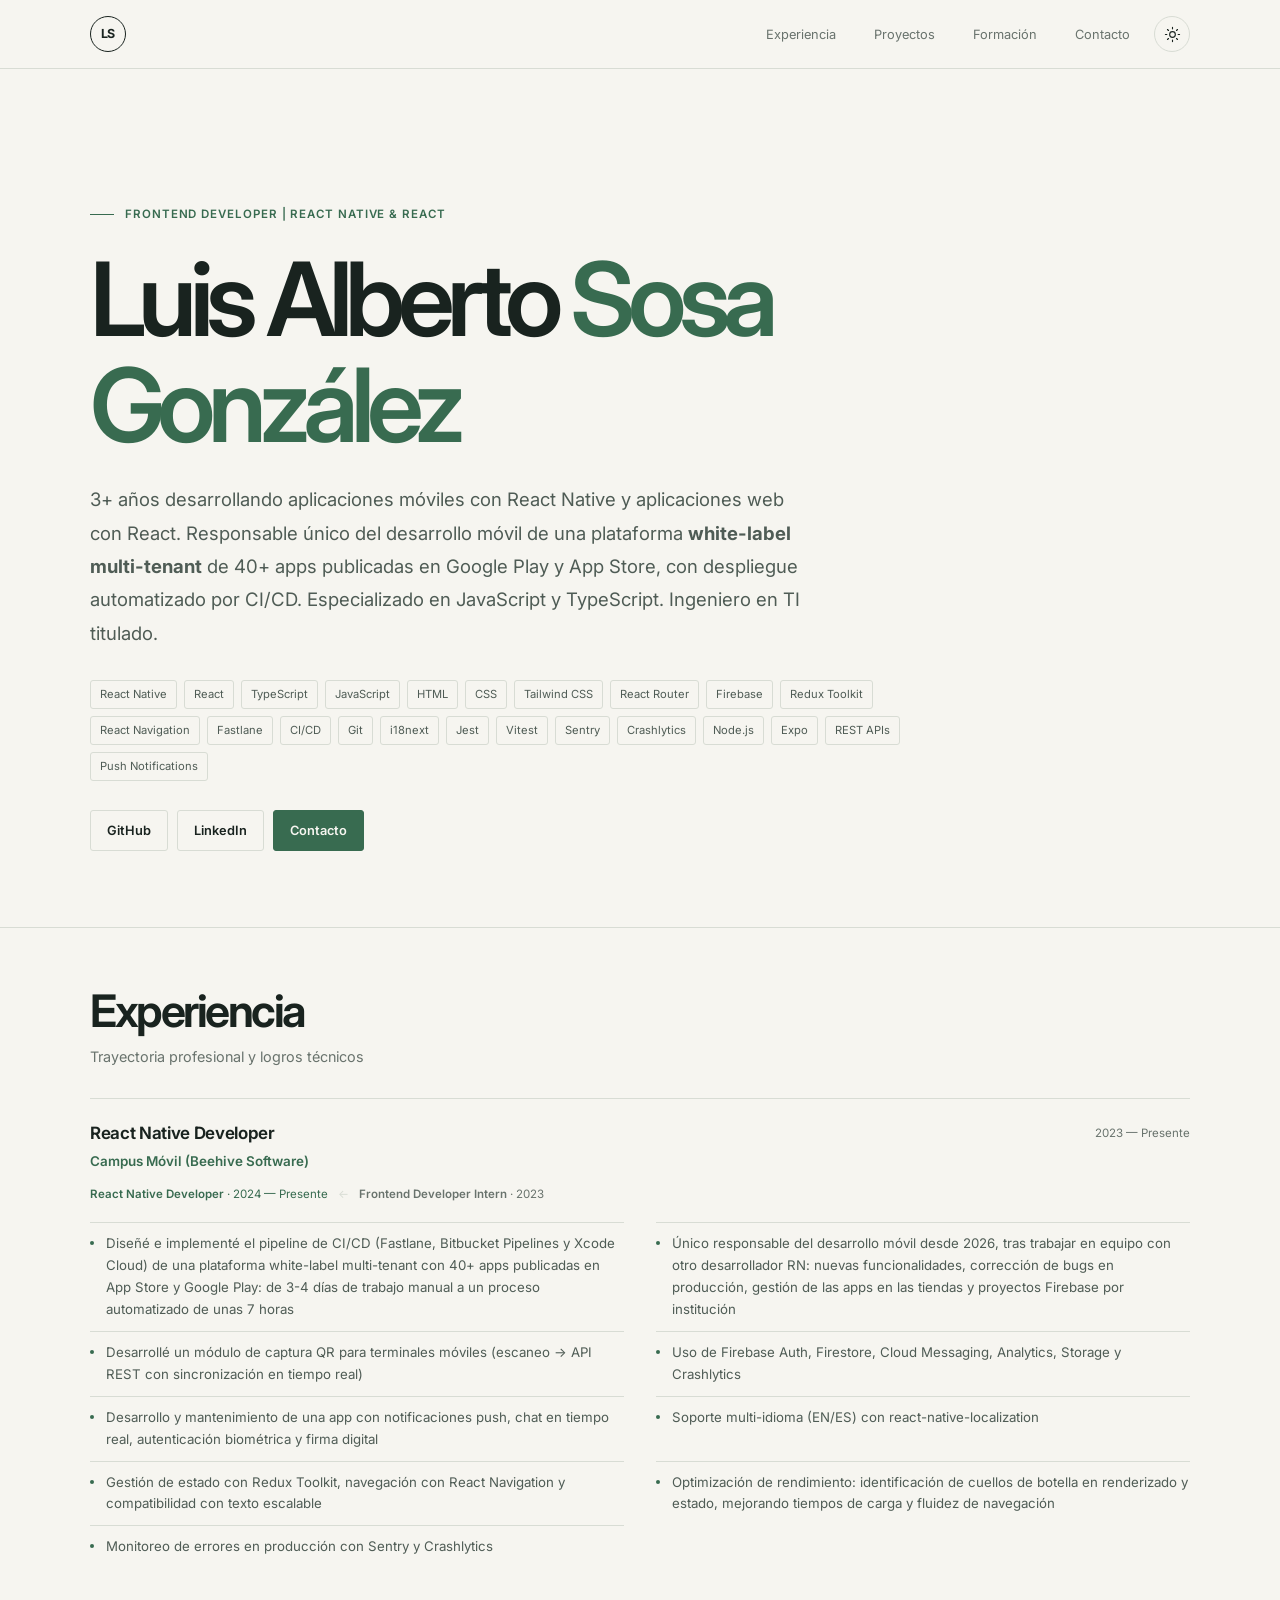
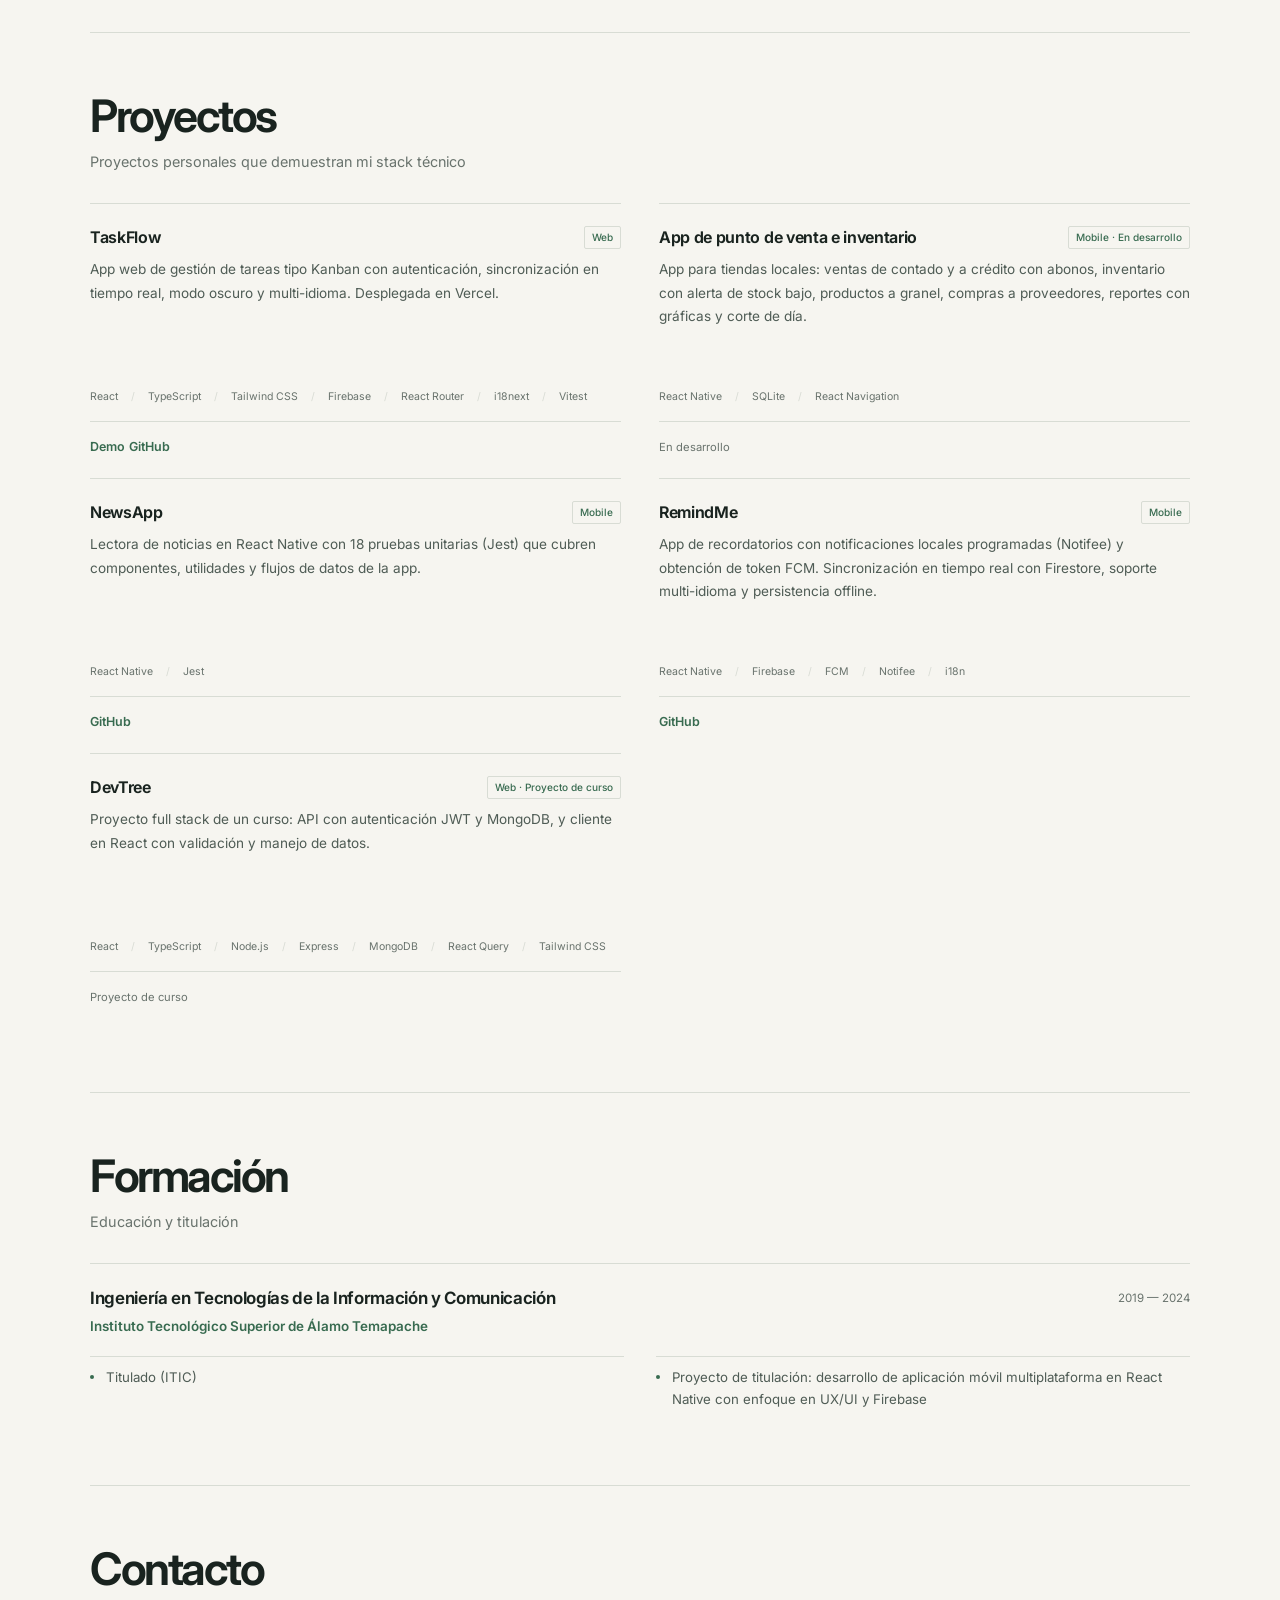
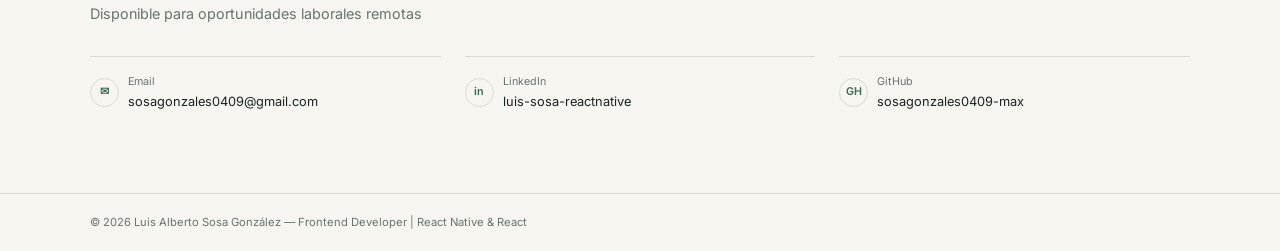
<file: index.html>
<!DOCTYPE html>
<html lang="es">
<head>
  <meta charset="UTF-8" />
  <meta name="viewport" content="width=device-width, initial-scale=1.0" />
  <title>Luis Sosa | Frontend Developer | React Native & React</title>
  <meta name="description" content="Portafolio de Luis Sosa, Frontend Developer con 3+ años de experiencia en React Native y React." />
  <link rel="stylesheet" href="styles.css" />
  <link rel="preconnect" href="https://fonts.googleapis.com">
  <link href="https://fonts.googleapis.com/css2?family=Inter:wght@400;500;600;700;800&display=swap" rel="stylesheet">
</head>
<body>
  <nav>
    <div class="nav-content">
      <span class="logo">LS</span>
      <ul>
        <li><a href="#experiencia">Experiencia</a></li>
        <li><a href="#proyectos">Proyectos</a></li>
        <li><a href="#formacion">Formación</a></li>
        <li><a href="#contacto">Contacto</a></li>
      </ul>
      <button class="theme-toggle" type="button" aria-label="Activar modo oscuro" title="Activar modo oscuro">
        <svg class="theme-icon theme-icon-sun" viewBox="0 0 24 24" aria-hidden="true"><circle cx="12" cy="12" r="4"/><path d="M12 2v2m0 16v2M4.93 4.93l1.42 1.42m11.3 11.3 1.42 1.42M2 12h2m16 0h2M4.93 19.07l1.42-1.42m11.3-11.3 1.42-1.42"/></svg>
        <svg class="theme-icon theme-icon-moon" viewBox="0 0 24 24" aria-hidden="true"><path d="M20.9 13A9 9 0 0 1 11 3.1 9 9 0 1 0 20.9 13Z"/></svg>
      </button>
    </div>
  </nav>

  <header>
    <div class="header-content">
      <div class="header-badge">Frontend Developer | React Native & React</div>
      <h1>Luis Alberto <span>Sosa González</span></h1>
      <p class="header-subtitle">
        3+ años desarrollando aplicaciones móviles con React Native y aplicaciones web con React.
        Responsable único del desarrollo móvil de una plataforma <strong>white-label multi-tenant</strong> de
        40+ apps publicadas en Google Play y App Store, con despliegue automatizado por CI/CD.
        Especializado en JavaScript y TypeScript. Ingeniero en TI titulado.
      </p>
      <div class="skills">
        <span class="skill">React Native</span>
        <span class="skill">React</span>
        <span class="skill">TypeScript</span>
        <span class="skill">JavaScript</span>
        <span class="skill">HTML</span>
        <span class="skill">CSS</span>
        <span class="skill">Tailwind CSS</span>
        <span class="skill">React Router</span>
        <span class="skill">Firebase</span>
        <span class="skill">Redux Toolkit</span>
        <span class="skill">React Navigation</span>
        <span class="skill">Fastlane</span>
        <span class="skill">CI/CD</span>
        <span class="skill">Git</span>
        <span class="skill">i18next</span>
        <span class="skill">Jest</span>
        <span class="skill">Vitest</span>
        <span class="skill">Sentry</span>
        <span class="skill">Crashlytics</span>
        <span class="skill">Node.js</span>
        <span class="skill">Expo</span>
        <span class="skill">REST APIs</span>
        <span class="skill">Push Notifications</span>
      </div>
      <div class="header-links">
        <a href="https://github.com/sosagonzales0409-max" target="_blank" class="btn btn-outline">GitHub</a>
        <a href="https://www.linkedin.com/in/luis-sosa-reactnative" target="_blank" class="btn btn-outline">LinkedIn</a>
        <a href="#contacto" class="btn btn-primary">Contacto</a>
      </div>
    </div>
  </header>

  <main>
    <section id="experiencia">
      <h2>Experiencia</h2>
      <p class="section-subtitle">Trayectoria profesional y logros técnicos</p>

      <div class="experience-card">
        <div class="exp-header">
          <div>
            <h3>React Native Developer</h3>
            <span class="exp-company">Campus Móvil (Beehive Software)</span>
          </div>
          <span class="exp-date">2023 — Presente</span>
        </div>
        <ul class="exp-roles">
          <li><strong>React Native Developer</strong> · 2024 — Presente</li>
          <li><strong>Frontend Developer Intern</strong> · 2023</li>
        </ul>
        <ul class="exp-list">
          <li>Diseñé e implementé el pipeline de CI/CD (Fastlane, Bitbucket Pipelines y Xcode Cloud) de una plataforma white-label multi-tenant con 40+ apps publicadas en App Store y Google Play: de 3-4 días de trabajo manual a un proceso automatizado de unas 7 horas</li>
          <li>Único responsable del desarrollo móvil desde 2026, tras trabajar en equipo con otro desarrollador RN: nuevas funcionalidades, corrección de bugs en producción, gestión de las apps en las tiendas y proyectos Firebase por institución</li>
          <li>Desarrollé un módulo de captura QR para terminales móviles (escaneo → API REST con sincronización en tiempo real)</li>
          <li>Uso de Firebase Auth, Firestore, Cloud Messaging, Analytics, Storage y Crashlytics</li>
          <li>Desarrollo y mantenimiento de una app con notificaciones push, chat en tiempo real, autenticación biométrica y firma digital</li>
          <li>Soporte multi-idioma (EN/ES) con react-native-localization</li>
          <li>Gestión de estado con Redux Toolkit, navegación con React Navigation y compatibilidad con texto escalable</li>
          <li>Optimización de rendimiento: identificación de cuellos de botella en renderizado y estado, mejorando tiempos de carga y fluidez de navegación</li>
          <li>Monitoreo de errores en producción con Sentry y Crashlytics</li>
        </ul>
      </div>
    </section>

    <section id="proyectos">
      <h2>Proyectos</h2>
      <p class="section-subtitle">Proyectos personales que demuestran mi stack técnico</p>

      <div class="projects-grid">
        <article class="project-card">
          <div class="project-header">
            <h3>TaskFlow</h3>
            <span class="project-badge">Web</span>
          </div>
          <p class="project-desc">
            App web de gestión de tareas tipo Kanban con autenticación, sincronización
            en tiempo real, modo oscuro y multi-idioma. Desplegada en Vercel.
          </p>
          <div class="project-stack">
            <span>React</span>
            <span>TypeScript</span>
            <span>Tailwind CSS</span>
            <span>Firebase</span>
            <span>React Router</span>
            <span>i18next</span>
            <span>Vitest</span>
          </div>
          <div class="project-links">
            <a href="https://taskflow-lake-five.vercel.app" target="_blank">Demo</a>
            <a href="https://github.com/sosagonzales0409-max/taskflow" target="_blank">GitHub</a>
          </div>
        </article>

        <article class="project-card">
          <div class="project-header">
            <h3>App de punto de venta e inventario</h3>
            <span class="project-badge">Mobile · En desarrollo</span>
          </div>
          <p class="project-desc">
            App para tiendas locales: ventas de contado y a crédito con abonos, inventario
            con alerta de stock bajo, productos a granel, compras a proveedores, reportes
            con gráficas y corte de día.
          </p>
          <div class="project-stack">
            <span>React Native</span>
            <span>SQLite</span>
            <span>React Navigation</span>
          </div>
          <div class="project-links">
            <span class="no-link">En desarrollo</span>
          </div>
        </article>

        <article class="project-card">
          <div class="project-header">
            <h3>NewsApp</h3>
            <span class="project-badge">Mobile</span>
          </div>
          <p class="project-desc">
            Lectora de noticias en React Native con 18 pruebas unitarias (Jest)
            que cubren componentes, utilidades y flujos de datos de la app.
          </p>
          <div class="project-stack">
            <span>React Native</span>
            <span>Jest</span>
          </div>
          <div class="project-links">
            <a href="https://github.com/sosagonzales0409-max/NewsApp" target="_blank">GitHub</a>
          </div>
        </article>

        <article class="project-card">
          <div class="project-header">
            <h3>RemindMe</h3>
            <span class="project-badge">Mobile</span>
          </div>
          <p class="project-desc">
            App de recordatorios con notificaciones locales programadas (Notifee) y
            obtención de token FCM. Sincronización en tiempo real con Firestore,
            soporte multi-idioma y persistencia offline.
          </p>
          <div class="project-stack">
            <span>React Native</span>
            <span>Firebase</span>
            <span>FCM</span>
            <span>Notifee</span>
            <span>i18n</span>
          </div>
          <div class="project-links">
            <a href="https://github.com/sosagonzales0409-max/Remindme" target="_blank">GitHub</a>
          </div>
        </article>

        <article class="project-card">
          <div class="project-header">
            <h3>DevTree</h3>
            <span class="project-badge">Web · Proyecto de curso</span>
          </div>
          <p class="project-desc">
            Proyecto full stack de un curso: API con autenticación JWT y MongoDB,
            y cliente en React con validación y manejo de datos.
          </p>
          <div class="project-stack">
            <span>React</span>
            <span>TypeScript</span>
            <span>Node.js</span>
            <span>Express</span>
            <span>MongoDB</span>
            <span>React Query</span>
            <span>Tailwind CSS</span>
          </div>
          <div class="project-links">
            <span class="no-link">Proyecto de curso</span>
          </div>
        </article>
      </div>
    </section>

    <section id="formacion">
      <h2>Formación</h2>
      <p class="section-subtitle">Educación y titulación</p>

      <div class="experience-card">
        <div class="exp-header">
          <div>
            <h3>Ingeniería en Tecnologías de la Información y Comunicación</h3>
            <span class="exp-company">Instituto Tecnológico Superior de Álamo Temapache</span>
          </div>
          <span class="exp-date">2019 — 2024</span>
        </div>
        <ul class="exp-list">
          <li>Titulado (ITIC)</li>
          <li>Proyecto de titulación: desarrollo de aplicación móvil multiplataforma en React Native con enfoque en UX/UI y Firebase</li>
        </ul>
      </div>
    </section>

    <section id="contacto">
      <h2>Contacto</h2>
      <p class="section-subtitle">Disponible para oportunidades laborales remotas</p>

      <div class="contact-links">
        <a href="mailto:sosagonzales0409@gmail.com" class="contact-card">
          <span class="contact-icon">✉</span>
          <span class="contact-label">Email</span>
          <span>sosagonzales0409@gmail.com</span>
        </a>
        <a href="https://www.linkedin.com/in/luis-sosa-reactnative" target="_blank" class="contact-card">
          <span class="contact-icon">in</span>
          <span class="contact-label">LinkedIn</span>
          <span>luis-sosa-reactnative</span>
        </a>
        <a href="https://github.com/sosagonzales0409-max" target="_blank" class="contact-card">
          <span class="contact-icon">GH</span>
          <span class="contact-label">GitHub</span>
          <span>sosagonzales0409-max</span>
        </a>
      </div>
    </section>
  </main>

  <footer>
    <p>&copy; 2026 Luis Alberto Sosa González — Frontend Developer | React Native & React</p>
  </footer>
  <script>
    (() => {
      const root = document.documentElement;
      const button = document.querySelector('.theme-toggle');
      const saved = localStorage.getItem('portfolio-theme');
      if (saved === 'dark') root.dataset.theme = 'dark';
      button.addEventListener('click', () => {
        const dark = root.dataset.theme !== 'dark';
        root.dataset.theme = dark ? 'dark' : 'light';
        localStorage.setItem('portfolio-theme', dark ? 'dark' : 'light');
        const label = dark ? 'Activar modo claro' : 'Activar modo oscuro';
        button.setAttribute('aria-label', label);
        button.title = label;
      });
      if (saved === 'dark') {
        button.setAttribute('aria-label', 'Activar modo claro');
        button.title = 'Activar modo claro';
      }
    })();
  </script>
</body>
</html>
</file>
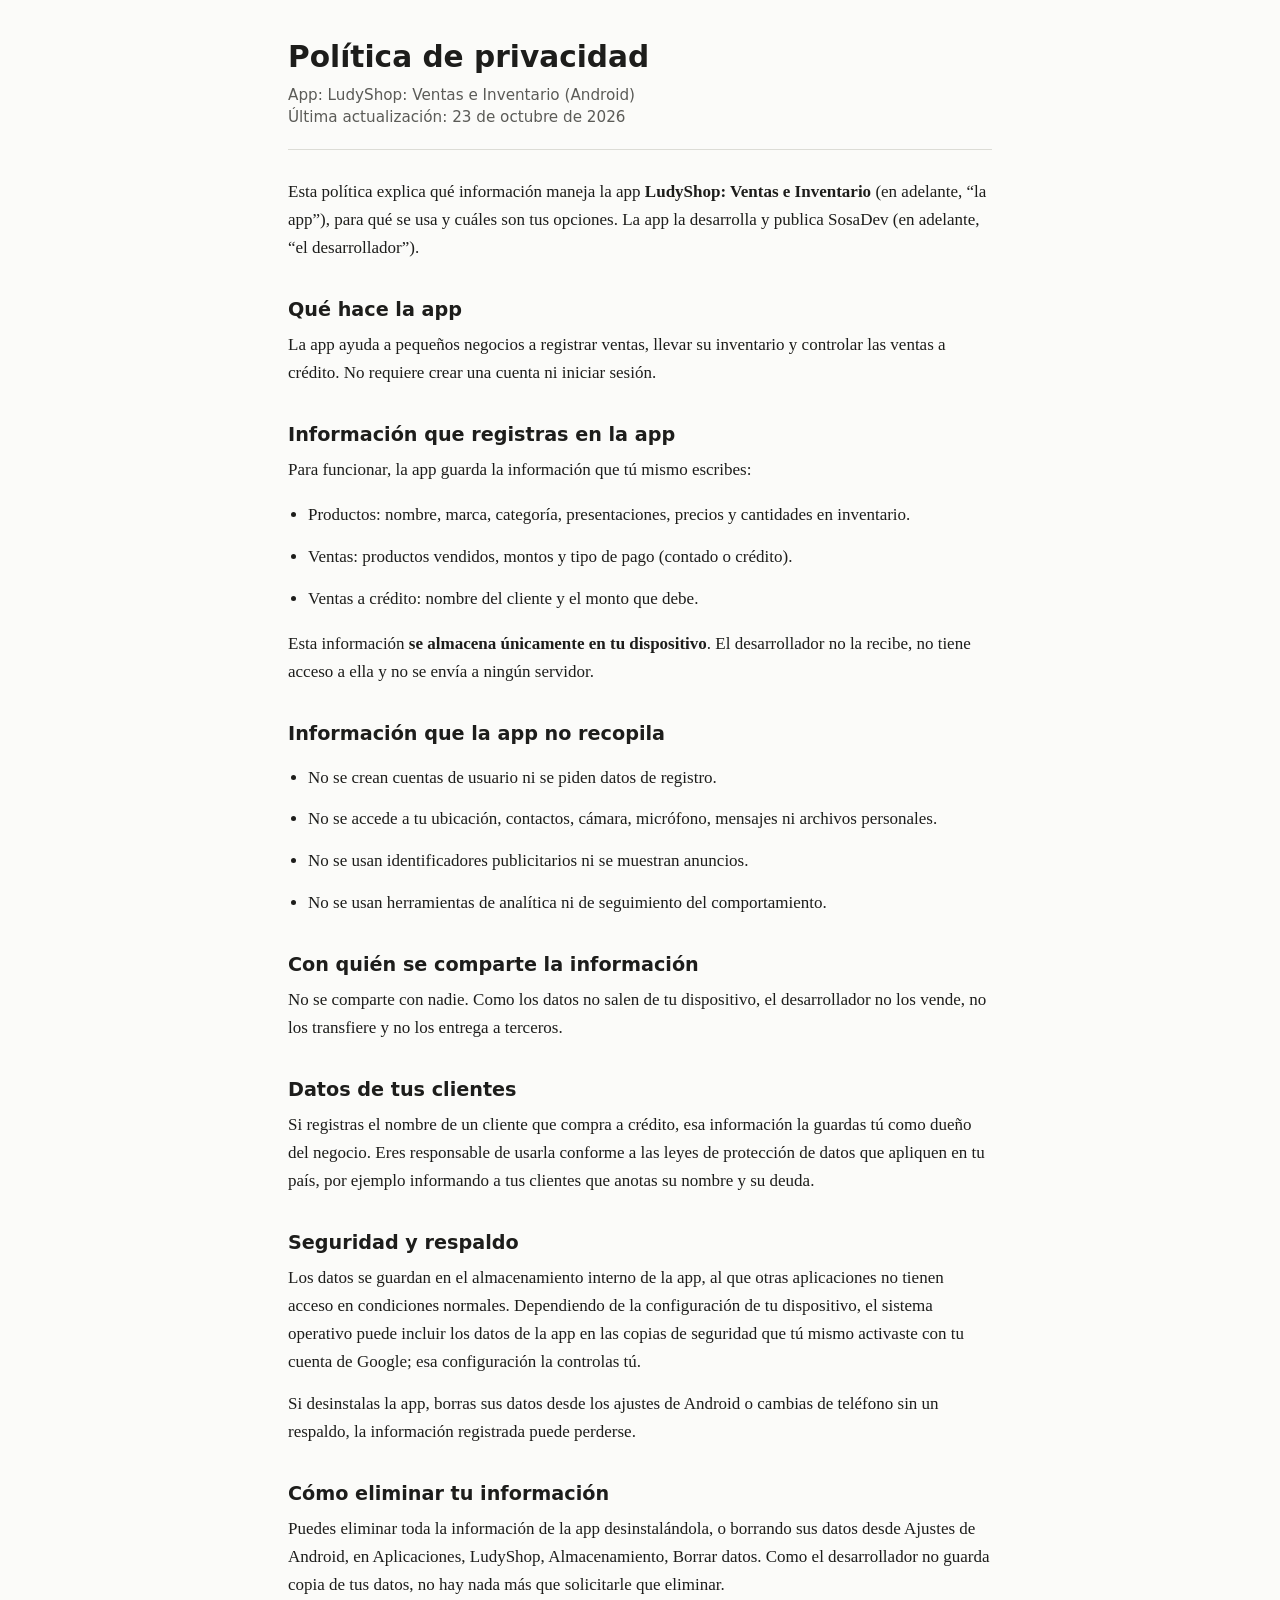
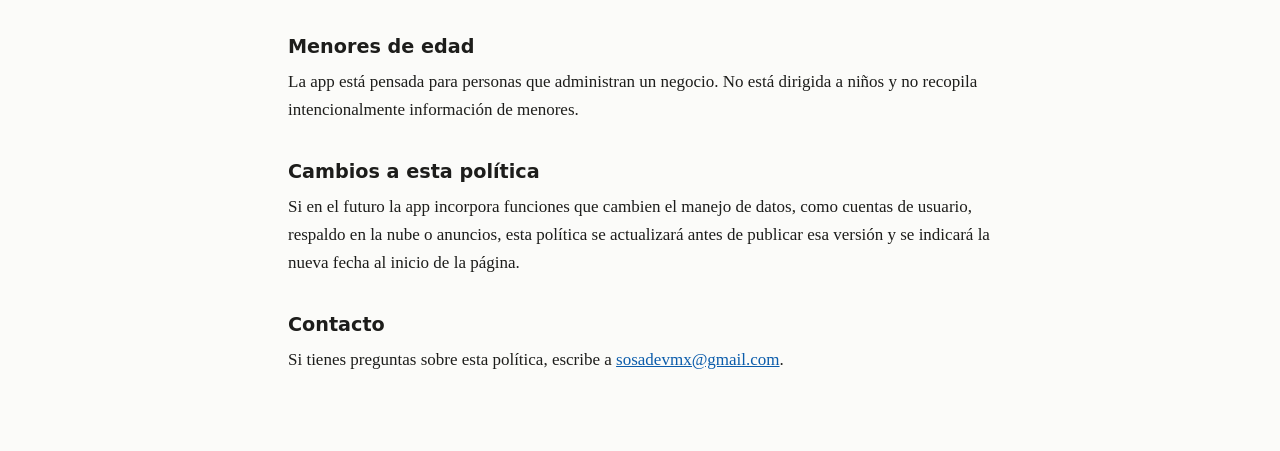
<file: privacidad/index.html>
<!DOCTYPE html>
<html lang="es">
<head>
<meta charset="utf-8">
<meta name="viewport" content="width=device-width, initial-scale=1">
<title>Política de privacidad · LudyShop: Ventas e Inventario</title>
<meta name="description" content="Política de privacidad de la app LudyShop: Ventas e Inventario.">
<style>
  :root {
    --bg: #fbfbf9;
    --text: #1d1d1b;
    --muted: #5b5b57;
    --rule: #dcdcd6;
    --link: #0b5cab;
    --mark: #fff1a8;
  }
  @media (prefers-color-scheme: dark) {
    :root:not([data-theme="light"]) {
      --bg: #16171a;
      --text: #ebebe7;
      --muted: #a4a49e;
      --rule: #34353a;
      --link: #7db7ff;
      --mark: #5a4a00;
    }
  }
  html { background: var(--bg); color: var(--text); }
  body {
    margin: 0 auto;
    max-width: 44rem;
    padding: 2.5rem 1.25rem 4rem;
    font: 1.0625rem/1.65 Georgia, "Times New Roman", serif;
  }
  h1 { font: 700 1.85rem/1.2 system-ui, -apple-system, "Segoe UI", sans-serif; margin: 0 0 .5rem; }
  h2 { font: 650 1.2rem/1.3 system-ui, -apple-system, "Segoe UI", sans-serif; margin: 2.25rem 0 .5rem; }
  p, li { margin: 0 0 .85rem; }
  ul { padding-left: 1.25rem; }
  .meta { color: var(--muted); font: .95rem/1.5 system-ui, -apple-system, "Segoe UI", sans-serif; margin-bottom: 1.75rem; padding-bottom: 1.25rem; border-bottom: 1px solid var(--rule); }
  a { color: var(--link); }
  mark { background: var(--mark); color: inherit; padding: 0 .2em; }
</style>
</head>
<body>
<main>
  <h1>Política de privacidad</h1>
  <p class="meta">App: LudyShop: Ventas e Inventario (Android)<br>Última actualización: 23 de octubre de 2026</p>

  <p>Esta política explica qué información maneja la app <strong>LudyShop: Ventas e Inventario</strong> (en adelante, “la app”), para qué se usa y cuáles son tus opciones. La app la desarrolla y publica SosaDev (en adelante, “el desarrollador”).</p>

  <h2>Qué hace la app</h2>
  <p>La app ayuda a pequeños negocios a registrar ventas, llevar su inventario y controlar las ventas a crédito. No requiere crear una cuenta ni iniciar sesión.</p>

  <h2>Información que registras en la app</h2>
  <p>Para funcionar, la app guarda la información que tú mismo escribes:</p>
  <ul>
    <li>Productos: nombre, marca, categoría, presentaciones, precios y cantidades en inventario.</li>
    <li>Ventas: productos vendidos, montos y tipo de pago (contado o crédito).</li>
    <li>Ventas a crédito: nombre del cliente y el monto que debe.</li>
  </ul>
  <p>Esta información <strong>se almacena únicamente en tu dispositivo</strong>. El desarrollador no la recibe, no tiene acceso a ella y no se envía a ningún servidor.</p>

  <h2>Información que la app no recopila</h2>
  <ul>
    <li>No se crean cuentas de usuario ni se piden datos de registro.</li>
    <li>No se accede a tu ubicación, contactos, cámara, micrófono, mensajes ni archivos personales.</li>
    <li>No se usan identificadores publicitarios ni se muestran anuncios.</li>
    <li>No se usan herramientas de analítica ni de seguimiento del comportamiento.</li>
  </ul>

  <h2>Con quién se comparte la información</h2>
  <p>No se comparte con nadie. Como los datos no salen de tu dispositivo, el desarrollador no los vende, no los transfiere y no los entrega a terceros.</p>

  <h2>Datos de tus clientes</h2>
  <p>Si registras el nombre de un cliente que compra a crédito, esa información la guardas tú como dueño del negocio. Eres responsable de usarla conforme a las leyes de protección de datos que apliquen en tu país, por ejemplo informando a tus clientes que anotas su nombre y su deuda.</p>

  <h2>Seguridad y respaldo</h2>
  <p>Los datos se guardan en el almacenamiento interno de la app, al que otras aplicaciones no tienen acceso en condiciones normales. Dependiendo de la configuración de tu dispositivo, el sistema operativo puede incluir los datos de la app en las copias de seguridad que tú mismo activaste con tu cuenta de Google; esa configuración la controlas tú.</p>
  <p>Si desinstalas la app, borras sus datos desde los ajustes de Android o cambias de teléfono sin un respaldo, la información registrada puede perderse.</p>

  <h2>Cómo eliminar tu información</h2>
  <p>Puedes eliminar toda la información de la app desinstalándola, o borrando sus datos desde Ajustes de Android, en Aplicaciones, LudyShop, Almacenamiento, Borrar datos. Como el desarrollador no guarda copia de tus datos, no hay nada más que solicitarle que eliminar.</p>

  <h2>Menores de edad</h2>
  <p>La app está pensada para personas que administran un negocio. No está dirigida a niños y no recopila intencionalmente información de menores.</p>

  <h2>Cambios a esta política</h2>
  <p>Si en el futuro la app incorpora funciones que cambien el manejo de datos, como cuentas de usuario, respaldo en la nube o anuncios, esta política se actualizará antes de publicar esa versión y se indicará la nueva fecha al inicio de la página.</p>

  <h2>Contacto</h2>
  <p>Si tienes preguntas sobre esta política, escribe a <a href="mailto:sosadevmx@gmail.com">sosadevmx@gmail.com</a>.</p>
</main>
</body>
</html>
</file>
<file: styles.css>
:root {
  color-scheme: light;
  --paper: #f6f5f0;
  --ink: #19231f;
  --body: #4f5c55;
  --muted: #69736d;
  --line: #d8dcd4;
  --green: #386b50;
  --green-dark: #244a36;
  --soft: #e8ece5;
}
:root[data-theme="dark"] {
  color-scheme: dark;
  --paper: #171b18;
  --ink: #edf0eb;
  --body: #c3cbc4;
  --muted: #98a29a;
  --line: #343b35;
  --green: #90c7a2;
  --green-dark: #b0d9bc;
  --soft: #252d27;
}
*, *::before, *::after { box-sizing: border-box; }
html { scroll-behavior: smooth; scroll-padding-top: 82px; }
body {
  margin: 0; background: var(--paper); color: var(--ink);
  font-family: Inter, -apple-system, BlinkMacSystemFont, "Segoe UI", sans-serif;
  font-size: 15px; line-height: 1.7; -webkit-font-smoothing: antialiased;
  transition: background .2s, color .2s;
}
nav { position: sticky; top: 0; z-index: 10; background: var(--paper); border-bottom: 1px solid var(--line); }
.nav-content { width: min(1100px, calc(100% - 64px)); min-height: 68px; margin: auto; display: flex; align-items: center; gap: 24px; }
.logo { display: grid; place-items: center; width: 36px; height: 36px; flex: 0 0 auto; border: 1px solid var(--ink); border-radius: 50%; color: var(--ink); font-size: .78rem; font-weight: 700; letter-spacing: -.08em; }
nav ul { display: flex; gap: clamp(18px,3vw,38px); list-style: none; margin: 0 0 0 auto; padding: 0; }
nav a { color: var(--muted); font-size: .8rem; text-decoration: none; transition: color .2s; }
nav a:hover { color: var(--green); }
.theme-toggle { display: grid; place-items: center; width: 36px; height: 36px; flex: 0 0 auto; padding: 0; border: 1px solid var(--line); border-radius: 50%; background: transparent; color: var(--ink); cursor: pointer; transition: background .2s,border-color .2s; }
.theme-toggle:hover { background: var(--soft); border-color: var(--muted); }
.theme-icon { width: 17px; height: 17px; fill: none; stroke: currentColor; stroke-width: 1.6; stroke-linecap: round; stroke-linejoin: round; }
.theme-icon-moon { display: none; }
:root[data-theme="dark"] .theme-icon-sun { display: none; }
:root[data-theme="dark"] .theme-icon-moon { display: block; }
header { min-height: 0; padding: clamp(82px,10vw,132px) 32px 76px; background: var(--paper); border-bottom: 1px solid var(--line); }
.header-content { width: min(1100px,100%); margin: auto; text-align: left; }
.header-badge { display: inline-flex; align-items: center; gap: 11px; margin: 0 0 23px; padding: 0; border: 0; border-radius: 0; background: none; color: var(--green); font-size: .72rem; font-weight: 600; letter-spacing: .08em; text-transform: uppercase; }
.header-badge::before { content: ""; width: 24px; height: 1px; background: currentColor; }
h1 { max-width: 940px; margin: 0 0 25px; font-size: clamp(3.5rem,8vw,7rem); font-weight: 600; line-height: 1.03; letter-spacing: -.075em; }
h1 span { color: var(--green); }
.header-subtitle { max-width: 720px; margin: 0 0 30px; color: var(--body); font-size: clamp(1rem,1.45vw,1.16rem); line-height: 1.8; }
.skills { display: flex; flex-wrap: wrap; justify-content: flex-start; gap: 7px; max-width: 850px; margin: 0 0 29px; }
.skill { padding: 4px 9px; border: 1px solid var(--line); border-radius: 3px; background: transparent; color: var(--body); font-size: .7rem; transition: border-color .2s,color .2s; }
.skill:hover { border-color: var(--green); color: var(--green); }
.header-links { display: flex; justify-content: flex-start; gap: 9px; flex-wrap: wrap; }
.btn { display: inline-flex; align-items: center; min-height: 41px; padding: 0 16px; border: 1px solid var(--line); border-radius: 3px; font-size: .8rem; font-weight: 600; text-decoration: none; transition: background .2s,color .2s,border-color .2s; }
.btn-outline { color: var(--ink); background: transparent; }
.btn-outline:hover { border-color: var(--ink); background: var(--ink); color: var(--paper); }
.btn-primary { border-color: var(--green); background: var(--green); color: var(--paper); }
.btn-primary:hover { border-color: var(--green-dark); background: var(--green-dark); }
main { width: min(1100px,calc(100% - 64px)); margin: auto; padding: 0; }
section { padding: 58px 0 64px; border-bottom: 1px solid var(--line); }
section h2 { margin: 0; text-align: left; font-size: clamp(2rem,3.8vw,2.8rem); font-weight: 650; line-height: 1.15; letter-spacing: -.055em; }
.section-subtitle { margin: 7px 0 29px; color: var(--muted); text-align: left; font-size: .9rem; }
.experience-card { margin: 0; padding: 22px 0 0; border: 0; border-top: 1px solid var(--line); border-radius: 0; background: transparent; }
.exp-header { display: flex; justify-content: space-between; align-items: flex-start; gap: 20px; margin-bottom: 12px; }
.exp-header h3,.project-header h3 { margin: 0; color: var(--ink); font-size: 1.06rem; font-weight: 650; line-height: 1.45; letter-spacing: -.02em; }
.exp-company { display: block; margin-top: 4px; color: var(--green); font-size: .84rem; font-weight: 600; }
.exp-date { padding-top: 3px; color: var(--muted); font-size: .72rem; white-space: nowrap; }
.exp-roles { display: flex; flex-wrap: wrap; gap: 6px 10px; margin: 0; padding: 0; list-style: none; }
.exp-roles li { color: var(--muted); font-size: .72rem; }
.exp-roles li:first-child { color: var(--green); }
.exp-roles li:not(:last-child)::after { content: "←"; padding-left: 10px; color: var(--line); }
.exp-roles strong { font-weight: 600; }
.exp-list { display: grid; grid-template-columns: 1fr 1fr; gap: 0 32px; margin: 18px 0 0; padding: 0; list-style: none; }
.exp-list li { position: relative; margin: 0; padding: 10px 0 10px 16px; border-top: 1px solid var(--line); color: var(--body); font-size: .83rem; line-height: 1.65; }
.exp-list li::before { content: ""; position: absolute; top: 18px; left: 0; width: 4px; height: 4px; border-radius: 50%; background: var(--green); }
.projects-grid { display: grid; grid-template-columns: repeat(2,minmax(0,1fr)); gap: 0 38px; }
.project-card { display: flex; flex-direction: column; min-height: 275px; padding: 22px 0 20px; border: 0; border-top: 1px solid var(--line); border-radius: 0; background: transparent; transition: border-color .2s; }
.project-card:hover { border-color: var(--green); transform: none; box-shadow: none; }
.project-header { display: flex; justify-content: space-between; align-items: flex-start; gap: 12px; margin-bottom: 9px; }
.project-header h3 { font-size: 1rem; }
.project-badge { flex: 0 0 auto; padding: 2px 7px; border: 1px solid var(--line); border-radius: 2px; background: transparent; color: var(--green); font-size: .63rem; font-weight: 500; white-space: normal; text-align: right; }
.project-desc { margin: 0 0 17px; color: var(--body); font-size: .85rem; line-height: 1.72; }
.project-stack { display: flex; flex-wrap: wrap; gap: 5px 13px; margin: auto 0 15px; }
.project-stack span { padding: 0; background: transparent; color: var(--muted); font-size: .66rem; }
.project-stack span:not(:last-child)::after { content: "/"; padding-left: 13px; color: var(--line); }
.project-links { gap: 18px; padding-top: 11px; border-top: 1px solid var(--line); }
.project-links a { color: var(--green); font-size: .78rem; font-weight: 600; text-decoration: none; }
.project-links a:hover { color: var(--green-dark); }
.no-link { color: var(--muted); font-size: .7rem; }
#contacto { text-align: left; border-bottom: 0; }
.contact-links { display: grid; grid-template-columns: repeat(3,1fr); gap: 0 24px; margin-top: 27px; }
.contact-card { display: grid; grid-template-columns: 38px 1fr; align-items: center; min-width: 0; padding: 16px 0; border: 0; border-top: 1px solid var(--line); border-radius: 0; background: transparent; color: var(--ink); text-decoration: none; transition: border-color .2s; }
.contact-card:hover { border-color: var(--green); transform: none; }
.contact-icon { grid-row: span 2; display: grid; place-items: center; width: 29px; height: 29px; margin: 0; border: 1px solid var(--line); border-radius: 50%; color: var(--green); font-size: .67rem; font-weight: 600; }
.contact-label { margin: 0; color: var(--muted); font-size: .67rem; }
.contact-card span:last-child { color: var(--ink); font-size: .8rem; overflow-wrap: anywhere; }
footer { padding: 19px 32px; border-top: 1px solid var(--line); color: var(--muted); text-align: left; font-size: .7rem; }
footer p { width: min(1100px,100%); margin: auto; }
:focus-visible { outline: 2px solid var(--green); outline-offset: 3px; }
@media (max-width:720px) {
  .nav-content,main { width: calc(100% - 40px); }
  .nav-content { min-height: 62px; gap: 12px; }
  nav ul { gap: 13px; }
  nav a { font-size: .7rem; }
  header { padding: 66px 20px 52px; }
  h1 { font-size: clamp(3.2rem,13vw,5.3rem); }
  .header-subtitle { font-size: 1rem; }
  section { padding: 46px 0 50px; }
  .exp-list { grid-template-columns: 1fr; }
  .projects-grid { grid-template-columns: 1fr; }
  .project-card { min-height: 0; }
  .contact-links { grid-template-columns: 1fr; }
}
@media (max-width:430px) {
  .nav-content,main { width: calc(100% - 32px); }
  .nav-content { gap: 8px; }
  .logo { width: 31px; height: 31px; }
  nav ul { gap: 9px; }
  nav a { font-size: .64rem; }
  .theme-toggle { width: 32px; height: 32px; }
  header { padding-right: 16px; padding-left: 16px; }
  .exp-header { flex-direction: column; gap: 5px; }
}
@media (prefers-reduced-motion:reduce) { *,*::before,*::after { scroll-behavior:auto!important; transition-duration:.01ms!important; } }
</file>
